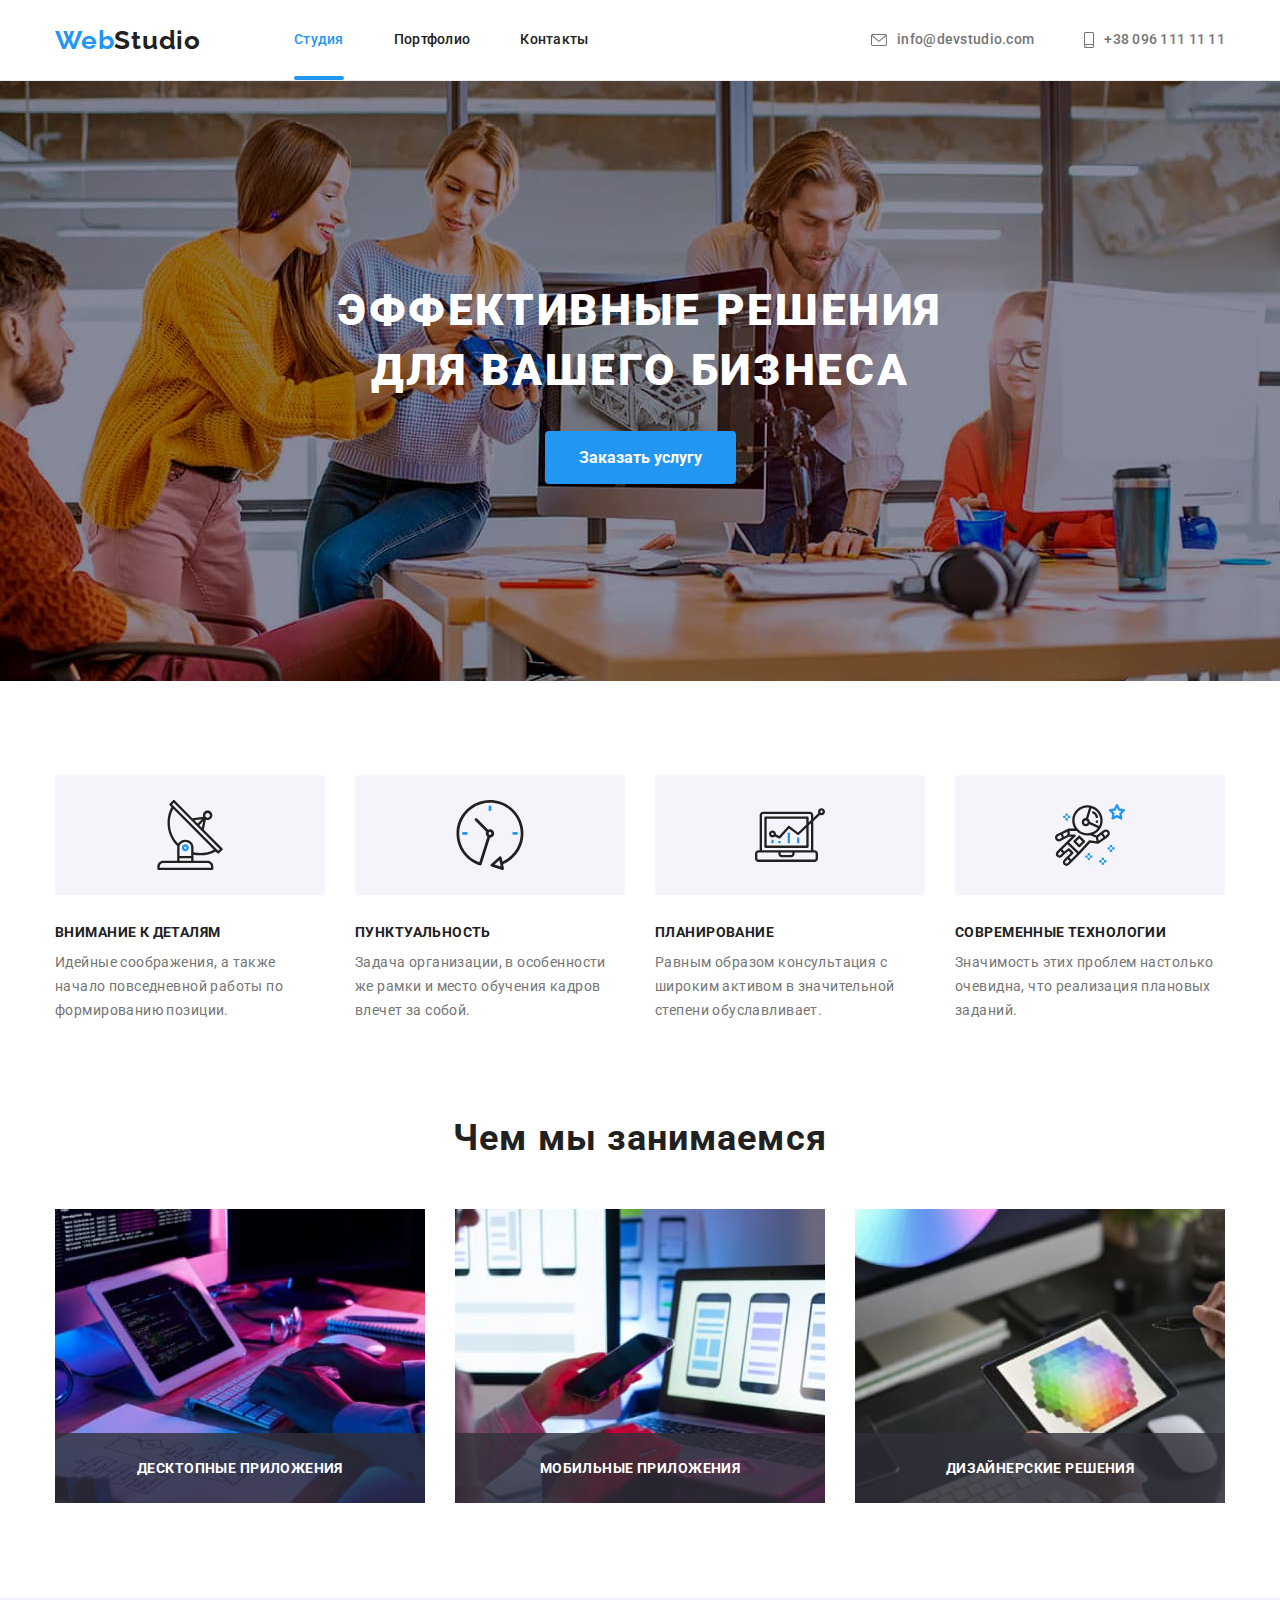
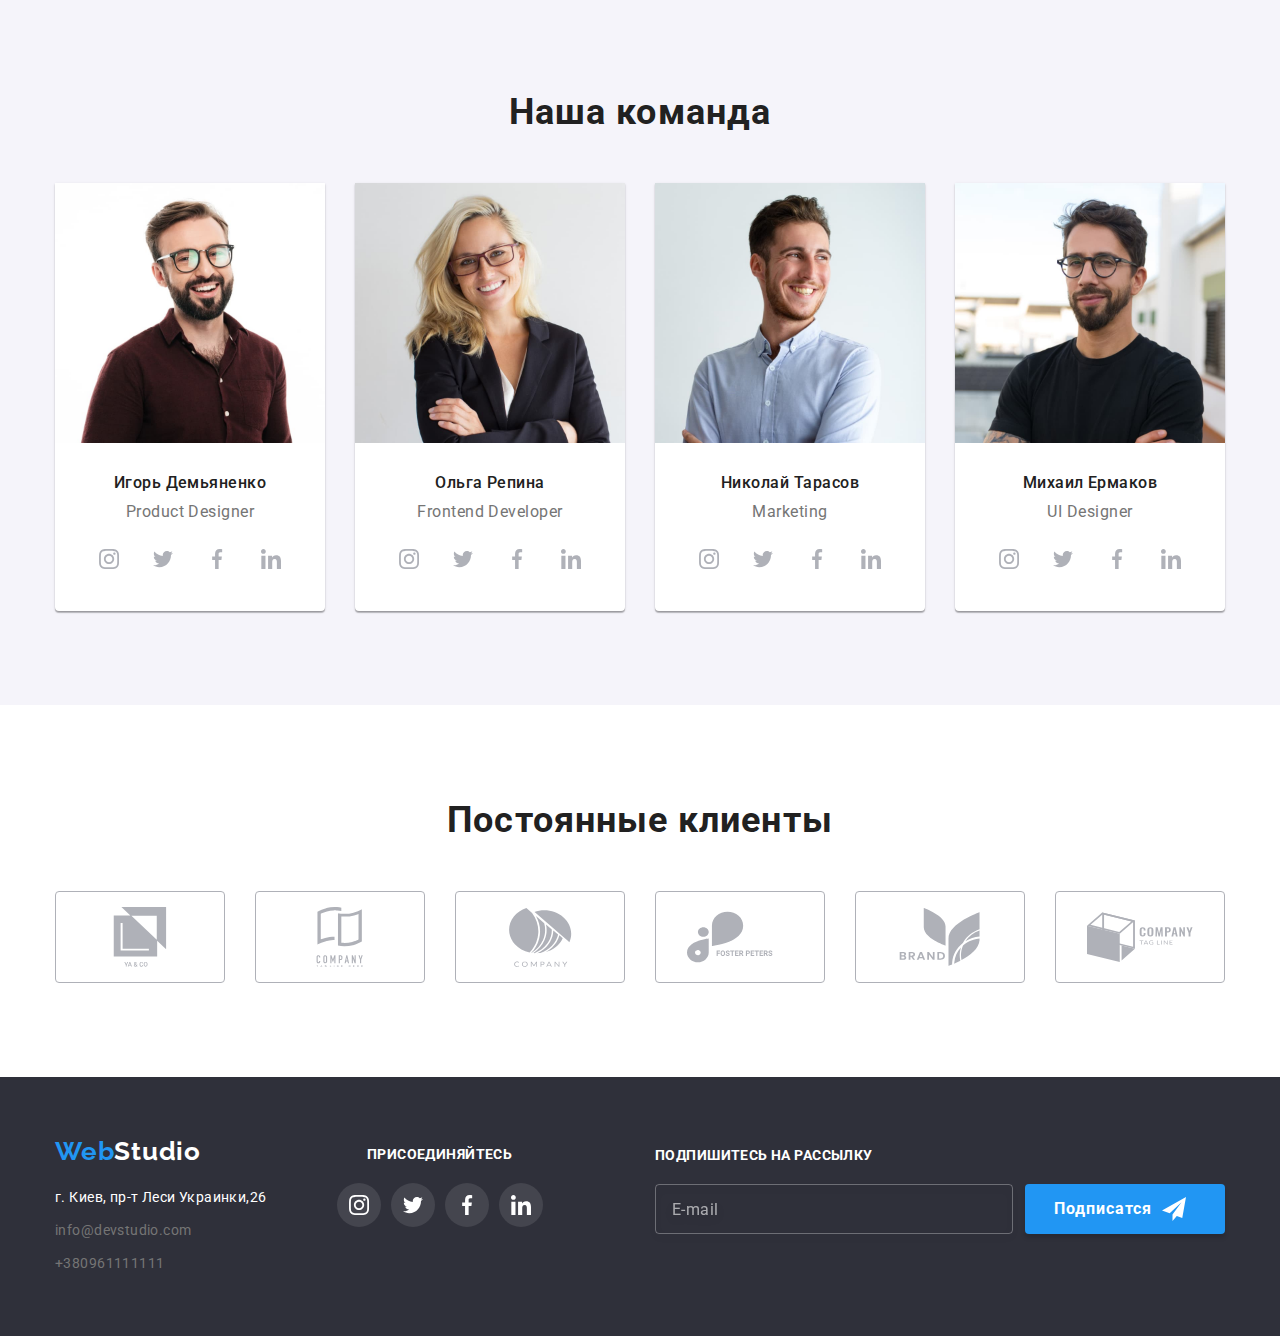
<file: index.html>
<!DOCTYPE html>
<html lang="ru">

<head>
    <meta charset="UTF-8">
    <meta http-equiv="X-UA-Compatible" content="IE=edge">
    <meta name="viewport" content="width=device-width, initial-scale=1.0">
    <title>Studio</title>
    <link
        href="https://fonts.googleapis.com/css2?family=Raleway:wght@700&family=Roboto:wght@400;500;700;900&display=swap"
        rel="stylesheet">
    <link rel="stylesheet" href="./css/main.min.css">

</head>

<body>
    <!-- Шапка -->
    <header class="header">
        <div class="header__content container">
            <a href="" class="logo">Web<span class="logo__main">Studio</span></a>
            <button type="button" aria-controls="menu-container" class="menu__button" data-menu-button>
                <svg width="24" height="24" aria-label="Переключатель мобільного меню" class="menu__icon">
                    <use class="icon__close" href="./images/icons.svg#close"></use>
                    <use class="icon__menu" href="./images/icons.svg#menu"></use>
                </svg>
            </button>
            <div class="mobile-container" id="menu-container" data-menu>
                <nav class="nav">
                    <ul class="nav__menu">
                        <li class="nav__item"><a href="" class="nav__link nav__link--activ">Студия</a></li>
                        <li class="nav__item"><a href="./portfolio.html" class="nav__link">Портфолио</a></li>
                        <li class="nav__item"><a href="" class="nav__link">Контакты</a></li>
                    </ul>
                </nav>
                <ul class="contact">
                    <li class="contact__item">
                        <a class="contact__link contact__link--size" href="tel:+380961111111">
                            <svg class="contact__icon" width="10" height="16">
                                <use href="./images/icons.svg#smartphone"></use>
                            </svg>
                            +38 096 111 11 11</a>
                    </li>
                    <li class="contact__item">
                        <a class="contact__link" href="mailto:info@devstudio.com">
                            <svg class="contact__icon" width="16" height="12">
                                <use href="./images/icons.svg#envelope"></use>
                            </svg>
                            info@devstudio.com</a>
                    </li>
                </ul>
                <ul class="mobile-soc">
                    <li class="mobile-soc__item"><a class="mobile-soc__link" href="">Instagram</a></li>
                    <li class="mobile-soc__item"><a class="mobile-soc__link" href="">Twitter</a></li>
                    <li class="mobile-soc__item"><a class="mobile-soc__link" href="">Facebook</a></li>
                    <li class="mobile-soc__item"><a class="mobile-soc__link" href="">LinkedIn</a></li>
                </ul>
            </div>
        </div>
    </header>
    <!-- Головний контент -->
    <main>
        <!-- Секція герой -->
        <section class="hero">
            <div class="container hero__container">
                <h1 class="hero__title">Эффективные решения для вашего бизнеса</h1>
                <button data-modal-open type="button" class="button">Заказать услугу</button>
            </div>
        </section>
        <!-- Наші переваги -->
        <section class="section">
            <div class="container">
                <!-- Скритий заголовок -->
                <h2 class="visually-hidden">Наши преимущества</h2>
                <ul class="advantage">
                    <li class="advantage__item">
                        <div class="icon__box">
                            <svg width="70" height="70">
                                <use href="./images/icons.svg#antenna-1"></use>
                            </svg>
                        </div>
                        <h3 class="advantage__title">Внимание к деталям</h3>
                        <p class="advantage__text">Идейные соображения, а также начало повседневной работы по
                            формированию
                            позиции.</p>
                    </li>
                    <li class="advantage__item">
                        <div class="icon__box">
                            <svg width="70" height="70">
                                <use href="./images/icons.svg#clock-1"></use>
                            </svg>
                        </div>
                        <h3 class="advantage__title">Пунктуальность</h3>
                        <p class="advantage__text">Задача организации, в особенности же рамки и место обучения кадров
                            влечет за собой.</p>
                    </li>
                    <li class="advantage__item">
                        <div class="icon__box">
                            <svg width="70" height="70">
                                <use href="./images/icons.svg#diagram-1"></use>
                            </svg>
                        </div>
                        <h3 class="advantage__title">Планирование</h3>
                        <p class="advantage__text">Равным образом консультация с широким активом в значительной степени
                            обуславливает.</p>
                    </li>
                    <li class="advantage__item">
                        <div class="icon__box">
                            <svg width="70" height="70">
                                <use href="./images/icons.svg#astronaut-1"></use>
                            </svg>
                        </div>
                        <h3 class="advantage__title">Современные технологии</h3>
                        <p class="advantage__text">Значимость этих проблем настолько очевидна, что реализация плановых
                            заданий.</p>
                    </li>
            </div>
            </ul>
        </section>
        <!-- Секція чим ми займаємось -->
        <section class="section section--no-pading-top section__hidden">
            <div class="container">
                <h2 class="section__title">Чем мы занимаемся</h2>
                <ul class="example">
                    <li class="example__item"><img src="./images/image1.jpg" alt="Фото програмирование" width="370">
                        <p class="example__content">Десктопные приложения</p>
                    </li>
                    <li class="example__item"><img src="./images/image2.jpg" alt="Фото верстка" width="370">
                        <p class="example__content">Мобильные приложения</p>
                    </li>
                    <li class="example__item"><img src="./images/image3.jpg" alt="Фото дизайн" width="370">
                        <p class="example__content">Дизайнерские решения</p>
                    </li>
                </ul>
            </div>
        </section>
        <!-- Секція наша команда -->
        <section class="section section--other-background">
            <div class="container">
                <h2 class="section__title team__section--tile">Наша команда</h2>
                <ul class="team">
                    <li class="team__item">
                        <img src="./images/IgorD.jpg" alt="Фото Игорь Демьяненко" width="270">
                        <div class="team__content">
                            <h3 class="team__title">Игорь Демьяненко</h3>
                            <p class="team__text">Product Designer</p>
                            <ul class="social">
                                <li class="social__item"><a class="social__link" href="https://www.instagram.com/"><svg
                                            class="icon" width="20" height="20">
                                            <use href="./images/icons.svg#instagram-1"></use>
                                        </svg></a></li>
                                <li class="social__item"><a class="social__link" href="https://twitter.com/"><svg
                                            width="20" height="20">
                                            <use href="./images/icons.svg#twitter-1"></use>
                                        </svg></a></li>
                                <li class="social__item"><a class="social__link" href="https://www.facebook.com/"><svg
                                            class="social-icon" width="20" height="20">
                                            <use href="./images/icons.svg#facebook-1"></use>
                                        </svg></a></li>
                                <li class="social__item"><a class="social__link" href="https://www.linkedin.com/"><svg
                                            class="social-icon" width="20" height="20">
                                            <use href="./images/icons.svg#linkedin-1"></use>
                                        </svg></a></li>
                            </ul>
                        </div>
                    </li>
                    <li class="team__item">
                        <img src="./images/OlgaR.jpg" alt="Фото Ольга Репина" width="270">
                        <div class="team__content">
                            <h3 class="team__title">Ольга Репина</h3>
                            <p class="team__text">Frontend Developer</p>
                            <ul class="social">
                                <li class="social__item"><a class="social__link" href="https://www.instagram.com/"><svg
                                            width="20" height="20">
                                            <use href="./images/icons.svg#instagram-1"></use>
                                        </svg></a></li>
                                <li class="social__item"><a class="social__link" href="https://twitter.com/"><svg
                                            width="20" height="20">
                                            <use href="./images/icons.svg#twitter-1"></use>
                                        </svg></a></li>
                                <li class="social__item"><a class="social__link" href="https://www.facebook.com/"><svg
                                            class="social-icon" width="20" height="20">
                                            <use href="./images/icons.svg#facebook-1"></use>
                                        </svg></a></li>
                                <li class="social__item"><a class="social__link" href="https://www.linkedin.com/"><svg
                                            class="social-icon" width="20" height="20">
                                            <use href="./images/icons.svg#linkedin-1"></use>
                                        </svg></a></li>
                            </ul>
                        </div>
                    </li>
                    <li class="team__item">
                        <img src="./images/NikolaiT.jpg" alt="Фото Николай Тарасов" width="270">
                        <div class="team__content">
                            <h3 class="team__title">Николай Тарасов</h3>
                            <p class="team__text">Marketing</p>
                            <ul class="social">
                                <li class="social__item"><a class="social__link" href="https://www.instagram.com/"><svg
                                            width="20" height="20">
                                            <use href="./images/icons.svg#instagram-1"></use>
                                        </svg></a></li>
                                <li class="social__item"><a class="social__link" href="https://twitter.com/"><svg
                                            width="20" height="20">
                                            <use href="./images/icons.svg#twitter-1"></use>
                                        </svg></a></li>
                                <li class="social__item"><a class="social__link" href="https://www.facebook.com/"><svg
                                            class="social-icon" width="20" height="20">
                                            <use href="./images/icons.svg#facebook-1"></use>
                                        </svg></a></li>
                                <li class="social__item"><a class="social__link" href="https://www.linkedin.com/"><svg
                                            class="social-icon" width="20" height="20">
                                            <use href="./images/icons.svg#linkedin-1"></use>
                                        </svg></a></li>
                            </ul>
                        </div>
                    </li>
                    <li class="team__item">
                        <img src="./images/MihailE.jpg" alt="Фото Михаил Ермаков" width="270">
                        <div class="team__content">
                            <h3 class="team__title">Михаил Ермаков</h3>
                            <p class="team__text">UI Designer</p>
                            <ul class="social">
                                <li class="social__item"><a class="social__link" href="https://www.instagram.com/"><svg
                                            width="20" height="20">
                                            <use href="./images/icons.svg#instagram-1"></use>
                                        </svg></a></li>
                                <li class="social__item"><a class="social__link" href="https://twitter.com/"><svg
                                            width="20" height="20">
                                            <use href="./images/icons.svg#twitter-1"></use>
                                        </svg></a></li>
                                <li class="social__item"><a class="social__link" href="https://www.facebook.com/"><svg
                                            width="20" height="20">
                                            <use href="./images/icons.svg#facebook-1"></use>
                                        </svg></a></li>
                                <li class="social__item"><a class="social__link" href="https://www.linkedin.com/"><svg
                                            width="20" height="20">
                                            <use href="./images/icons.svg#linkedin-1"></use>
                                        </svg></a></li>
                            </ul>
                        </div>
                    </li>
                </ul>
            </div>
        </section>
        <section class="section">
            <div class="container">
                <h2 class="section__title clients__title">Постоянные клиенты</h2>
                <ul class="clients">
                    <li class="clients__item"><a class="clients__link" href=""><svg width="106" height="60">
                                <use href="./images/icons.svg#groupclient1"></use>
                            </svg></a></li>
                    <li class="clients__item"><a class="clients__link" href=""><svg width="106" height="60">
                                <use href="./images/icons.svg#groupclient2"></use>
                            </svg></a></li>
                    <li class="clients__item"><a class="clients__link" href=""><svg width="106" height="60">
                                <use href="./images/icons.svg#groupclient3"></use>
                            </svg></a></li>
                    <li class="clients__item"><a class="clients__link" href=""><svg width="106" height="60">
                                <use href="./images/icons.svg#groupclient4"></use>
                            </svg></a></li>
                    <li class="clients__item"><a class="clients__link" href=""><svg width="106" height="60">
                                <use href="./images/icons.svg#groupclient5"></use>
                            </svg></a></li>
                    <li class="clients__item"><a class="clients__link" href=""><svg width="106" height="60">
                                <use href="./images/icons.svg#groupclient6"></use>
                            </svg></a></li>
                </ul>
            </div>
        </section>
    </main>
    <!-- Футер -->
    <footer class="footer">
        <div class="container footer__cont">
            <div class="footer__wrap">
                <div class="footer__container">
                    <a href="" class="logo">Web<span class="logo__invers">Studio</span></a>
                    <address class="address">
                        <ul class="address__elements">
                            <li class="address__item"><a class="location"
                                    href="https://goo.gl/maps/roj1J16egUHg8AvV6">г.
                                    Киев, пр-т Леси Украинки,26</a>
                            </li>
                            <li class="address__item"><a href="maaito:info@devstudio.com"
                                    class="contact-link-foot">info@devstudio.com</a>
                            </li>
                            <li class="address__item"><a href="tel:+380961111111"
                                    class="contact-link-foot">+380961111111</a></li>
                        </ul>
                    </address>
                </div>
                <div class="footer__social">
                    <p class="social__title">присоединяйтесь</p>
                    <ul class="social">
                        <li class="social__item"><a class="social__link social__link--footer"
                                href="https://www.instagram.com/"><svg class="icon" width="20" height="20">
                                    <use href="./images/icons.svg#instagram-1"></use>
                                </svg></a></li>
                        <li class="social__item"><a class="social__link social__link--footer"
                                href="https://twitter.com/"><svg width="20" height="20">
                                    <use href="./images/icons.svg#twitter-1"></use>
                                </svg></a></li>
                        <li class="social__item"><a class="social__link social__link--footer"
                                href="https://www.facebook.com/"><svg class="social-icon" width="20" height="20">
                                    <use href="./images/icons.svg#facebook-1"></use>
                                </svg></a></li>
                        <li class="social__item"><a class="social__link social__link--footer"
                                href="https://www.linkedin.com/"><svg class="social-icon" width="20" height="20">
                                    <use href="./images/icons.svg#linkedin-1"></use>
                                </svg></a></li>
                    </ul>
                </div>
            </div>
            <div class="footer__subscribe">
                <p class="subscribe-form__title">Подпишитесь на рассылку</p>
                <form class="subscribe-form" name="subscribe">
                    <label>
                        <input class="subscribe__input" type="email" name="subscribe" placeholder="E-mail">
                    </label>
                    <button class="button__footer" type="submit">Подписатся<svg class="button__footer--icon" width="24"
                            height="24">
                            <use href="./images/icons.svg#icon-send-form"></use>
                        </svg> </button>
                </form>
            </div>
        </div>
    </footer>
    <!-- Модальне вікно -->

    <div class="backdrop is-hidden " data-modal>
        <div class="container modal-container ">
            <div class="modal  ">
                <form class="form" action="#" name="contact-form" autocomplete="on">
                    <p class="modal__title">Оставьте свои данные, мы вам перезвоним</p>
                    <ul>
                        <li class="form__item">
                            <label class="form__cont" for="name">Имя</label>
                            <div class="form__icon--position">
                                <input class="form__input" type="name" id="name">
                                <svg class="form__icon" width="18" height="18">
                                    <use href="./images/icons.svg#person-black-form"></use>
                                </svg>
                            </div>
                        </li>
                        <li class="form__item">
                            <label class="form__cont" for="phone">Телефон</label>
                            <div class="form__icon--position">
                                <input class="form__input" type="tel" name="phone_number" id="phone">
                                <svg class="form__icon" width="18" height="18">
                                    <use href="./images/icons.svg#phone-black-form"></use>
                                </svg>
                            </div>
                        </li>
                        <li class="form__item">
                            <label class="form__cont" for="mail">Почта</label>
                            <div class="form__icon--position">
                                <input class="form__input" type="email" name="email" id="mail">
                                <svg class="form__icon" width="18" height="18">
                                    <use href="./images/icons.svg#email-form"></use>
                                </svg>
                            </div>
                        </li>
                        <li class="form__item">
                            <label class="form__cont" for="textarea">Комментарий</label>
                            <textarea class="form__textarea" name="textarea" id="textarea" cols="30" rows="5"
                                placeholder="Введите текст"></textarea>
                        </li>
                    </ul>
                    <label class="checkbox" for="agree">
                        <input class="checkbox__input" type="checkbox" name="agree-with" id="agree">
                        <span class="checkbox__icon"></span>
                        <span>Соглашаюсь с рассылкой и принимаю<a class="checkbox__agriment" href="">Условия
                                договора</a></span>
                    </label>
                    <button class="button form__button" type="submit">Отправить</button>
                </form>
                <button data-modal-close class="modal__close">
                    <svg width="18" height="18">
                        <use href="./images/icons.svg#close-btn"></use>
                    </svg>
                </button>
            </div>
        </div>
    </div>
    <script src="./js/modal.js"></script>
    <script src="./js/mobile-menu.js"></script>
</body>

</html>
</file>
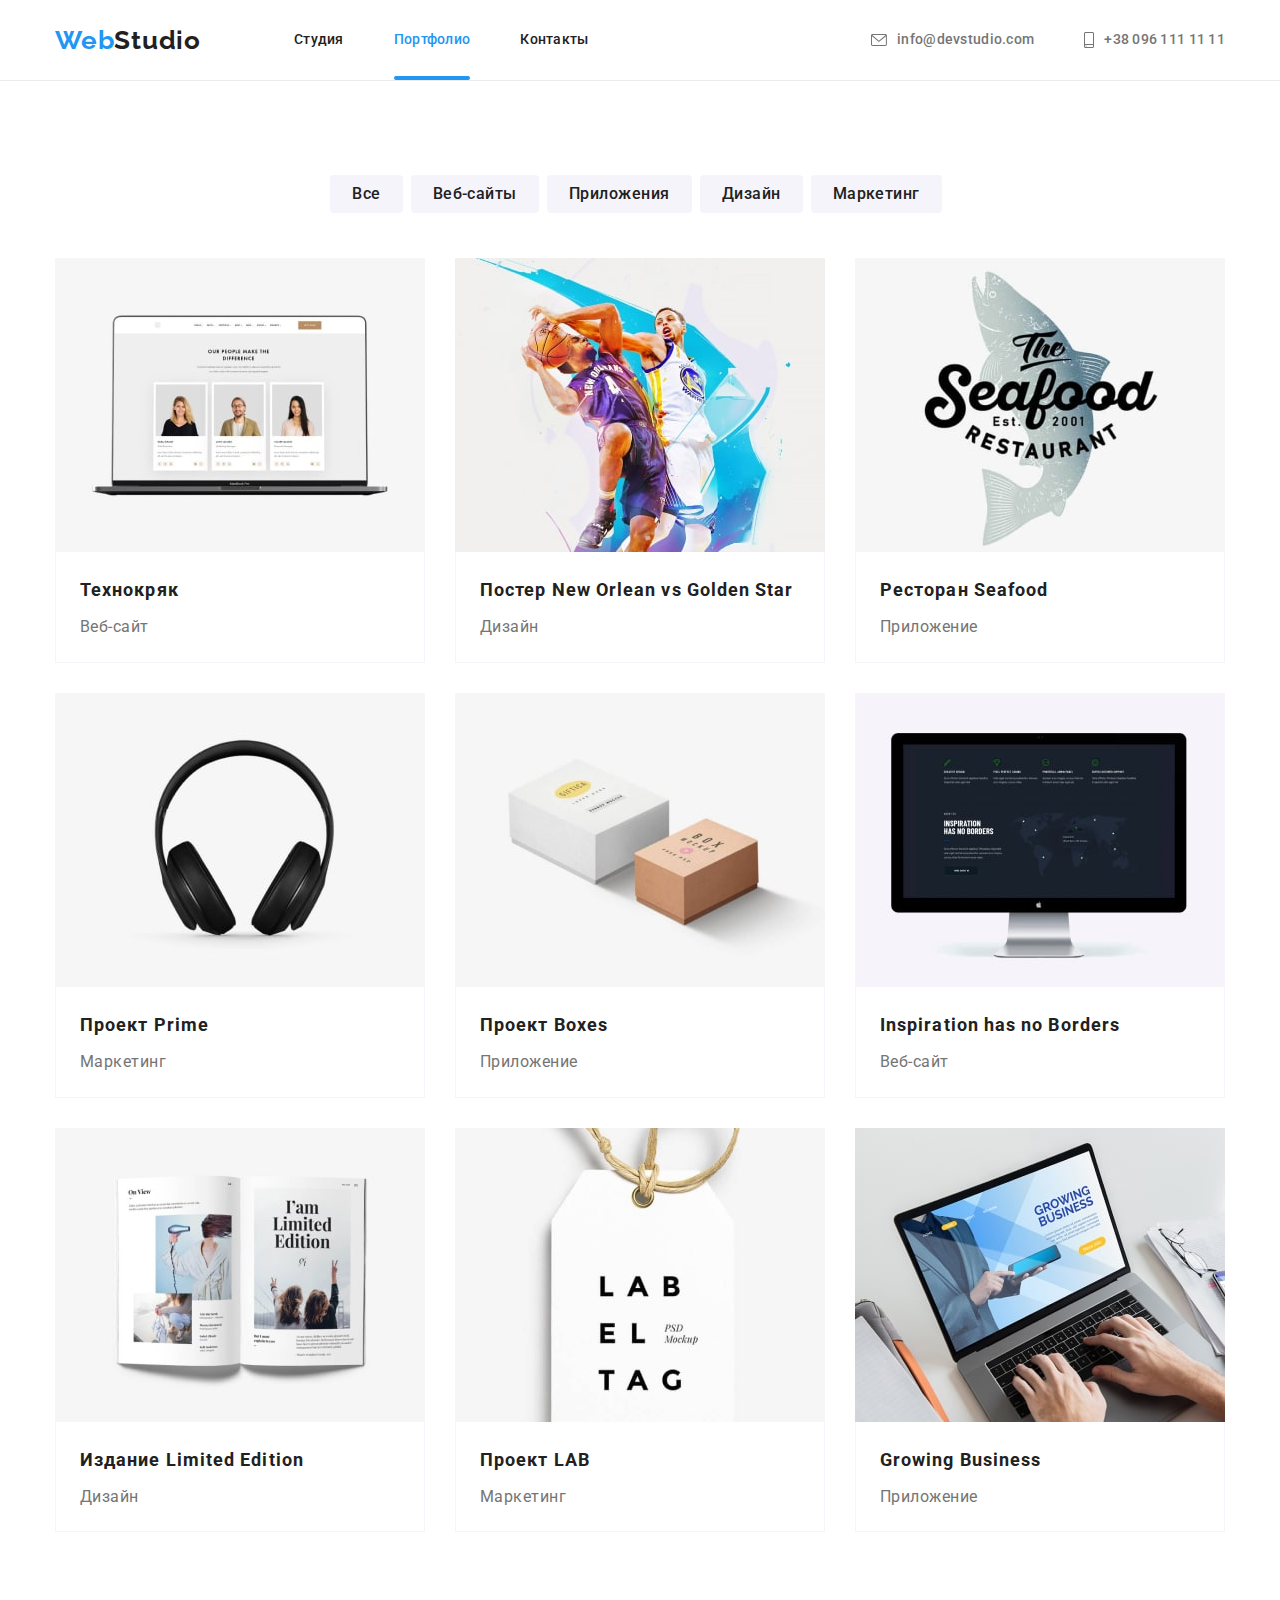
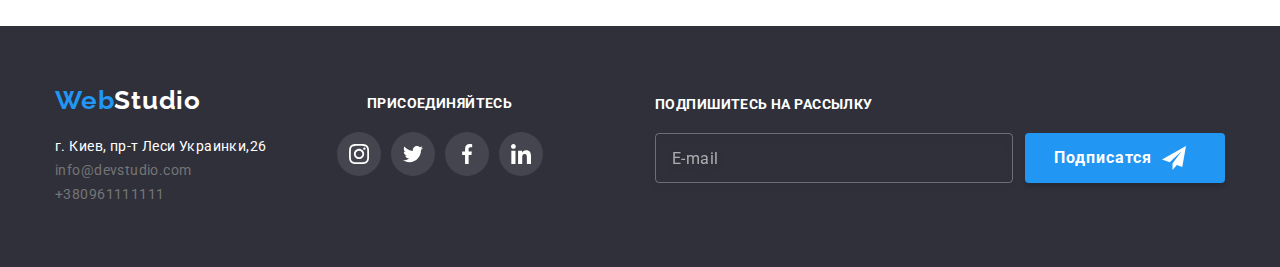
<file: portfolio.html>
<!DOCTYPE html>
<html lang="ru">

<head>
    <meta charset="UTF-8">
    <meta http-equiv="X-UA-Compatible" content="IE=edge">
    <meta name="viewport" content="width=device-width, initial-scale=1.0">
    <title>Portfolio</title>
    <link
        href="https://fonts.googleapis.com/css2?family=Raleway:wght@700&family=Roboto:wght@400;500;700;900&display=swap"
        rel="stylesheet">
    <link rel="stylesheet" href="./css/main.min.css">
</head>

<body>
    <!-- Шапка -->
    <header class="header">
        <div class="header__content container">
            <a href="" class="logo">Web<span class="logo__main">Studio</span></a>
            <button type="button" aria-controls="menu-container" class="menu__button" data-menu-button>
                <svg width="24" height="24" aria-label="Переключатель мобільного меню" class="menu__icon">
                    <use class="icon__close" href="./images/icons.svg#close"></use>
                    <use class="icon__menu" href="./images/icons.svg#menu"></use>
                </svg>
            </button>
            <div class="mobile-container" id="menu-container" data-menu>
                <nav class="nav">
                    <ul class="nav__menu">
                        <li class="nav__item"><a href="./index.html" class="nav__link">Студия</a></li>
                        <li class="nav__item"><a href="" class="nav__link  nav__link--activ ">Портфолио</a></li>
                        <li class="nav__item"><a href="" class="nav__link ">Контакты</a></li>
                    </ul>
                </nav>
                <ul class="contact">
                    <li class="contact__item">
                        <a class="contact__link contact__link--size" href="tel:+380961111111">
                            <svg class="contact__icon" width="10" height="16">
                                <use href="./images/icons.svg#smartphone"></use>
                            </svg>
                            +38 096 111 11 11</a>
                    </li>
                    <li class="contact__item">
                        <a class="contact__link" href="mailto:info@devstudio.com">
                            <svg class="contact__icon" width="16" height="12">
                                <use href="./images/icons.svg#envelope"></use>
                            </svg>
                            info@devstudio.com</a>
                    </li>
                </ul>
                <ul class="mobile-soc">
                    <li class="mobile-soc__item"><a class="mobile-soc__link" href="">Instagram</a></li>
                    <li class="mobile-soc__item"><a class="mobile-soc__link" href="">Twitter</a></li>
                    <li class="mobile-soc__item"><a class="mobile-soc__link" href="">Facebook</a></li>
                    <li class="mobile-soc__item"><a class="mobile-soc__link" href="">LinkedIn</a></li>
                </ul>
            </div>
        </div>
    </header>

    <!-- Головний контент -->
    <main>
        <!-- секція приклади наших робіт -->
        <section class="section">
            <div class="container">
                <!-- Скритий заголовок -->
                <h1 class="visually-hidden">Наші роботи</h1>
                <!-- фільтр прикладів робіт -->
                <ul class="button-list">
                    <li class="button-list__item"><button type="button" class="button-list__radio">Все</button></li>
                    <li class="button-list__item"><button type="button" class="button-list__radio">Веб-сайты</button>
                    </li>
                    <li class="button-list__item"><button type="button" class="button-list__radio">Приложения</button>
                    </li>
                    <li class="button-list__item"><button type="button" class="button-list__radio">Дизайн</button></li>
                    <li class="button-list__item"><button type="button" class="button-list__radio">Маркетинг</button>
                    </li>
                </ul>
                <ul class="card-set ">
                    <li class="card-set__item">
                        <a class="card-set__link" href="">
                            <div class="product-thumb">
                                <picture>
                                    <source srcset="./images/portfolio__card/desk/imgp1_d2x-min.jpg 2x,
                                    ./images/portfolio__card/desk/imgp1_d-min.jpg 1x"
                                    media="(min-width: 1200px)" />
                                   <source srcset="./images/portfolio__card/tab/imgp1_t2x-min.jpg 2x,
                                   ./images/portfolio__card/tab/imgp1_t-min.jpg 1x"
                                    media="(min-width: 768px)" />
                                   <source srcset="./images/portfolio__card/mob/imgp1_m2x-min.jpg 2x,
                                   ./images/portfolio__card/mob/imgp1_m-min.jpg 1x"
                                    media="(min-width: 480px)" />
                                    <img src="./images/portfolio__card/mob/imgp1_m-min.jpg" alt="Ноутбук">
                                </picture>
                                <div class="owerlay-text">Ресурс предлагает комплексные предложения с разным уровнем
                                    функционала и сервисов. Все это позволит посетителю получить
                                    исчерпывающие сведения о компании или частном лице. </div>
                            </div>
                            <div class="card">
                                <h2 class="card__title">Технокряк</h2>
                                <p class="card__text">Веб-сайт</p>
                            </div>
                        </a>
                    </li>
                    <li class="card-set__item">
                        <a class="card-set__link" href="">
                            <div class="product-thumb">
                                <picture>
                                    <source srcset="./images/portfolio__card/desk/imgp2_d2x-min.jpg 2x,
                                    ./images/portfolio__card/desk/imgp2_d-min.jpg 1x"
                                    media="(min-width: 1200px)" />
                                   <source srcset="./images/portfolio__card/tab/imgp2_t2x-min.jpg 2x,
                                   ./images/portfolio__card/tab/imgp2_t-min.jpg 1x"
                                    media="(min-width: 768px)" />
                                   <source srcset="./images/portfolio__card/mob/imgp2_m2x-min.jpg 2x,
                                   ./images/portfolio__card/mob/imgp2_m-min.jpg 1x"
                                    media="(min-width: 480px)" />
                                    <img src="./images/portfolio__card/mob/imgp2_m-min.jpg" alt="Баскетболист">
                                </picture>
                                <div class="owerlay-text">Ресурс предлагает комплексные предложения с разным уровнем
                                    функционала и сервисов. Все это
                                    позволит посетителю получить
                                    исчерпывающие сведения о компании или частном лице. </div>
                            </div>
                            <div class="card">
                                <h2 class="card__title" lang="en">Постер New Orlean vs Golden Star</h2>
                                <p class="card__text">Дизайн</p>
                            </div>
                        </a>
                    </li>
                    <li class="card-set__item">
                        <a class="card-set__link" href="">
                            <div class="product-thumb">
                                <picture>
                                    <source srcset="./images/portfolio__card/desk/imgp3_d2x-min.jpg 2x,
                                    ./images/portfolio__card/desk/imgp3_d-min.jpg 1x"
                                    media="(min-width: 1200px)" />
                                   <source srcset="./images/portfolio__card/tab/imgp3_t2x-min.jpg 2x,
                                   ./images/portfolio__card/tab/imgp3_t-min.jpg 1x"
                                    media="(min-width: 768px)" />
                                   <source srcset="./images/portfolio__card/mob/imgp3_m2x-min.jpg 2x,
                                   ./images/portfolio__card/mob/imgp3_m-min.jpg 1x"
                                    media="(min-width: 480px)" />
                                    <img src="./images/portfolio__card/mob/imgp3_m-min.jpg" alt="Рекламний постер">
                                </picture>
                                <div class="owerlay-text">Ресурс предлагает комплексные предложения с разным уровнем
                                    функционала и сервисов. Все это
                                    позволит посетителю получить
                                    исчерпывающие сведения о компании или частном лице. </div>
                            </div>
                            <div class="card">
                                <h2 class="card__title" lang="en">Ресторан Seafood</h2>
                                <p class="card__text">Приложение</p>
                            </div>
                        </a>
                    </li>
                    <li class="card-set__item">
                        <a class="card-set__link" href="">
                            <div class="product-thumb">
                                <picture>
                                    <source srcset="./images/portfolio__card/desk/imgp4_d2x-min.jpg 2x,
                                    ./images/portfolio__card/desk/imgp4_d-min.jpg 1x"
                                    media="(min-width: 1200px)" />
                                   <source srcset="./images/portfolio__card/tab/imgp4_t2x-min.jpg 2x,
                                   ./images/portfolio__card/tab/imgp4_t-min.jpg 1x"
                                    media="(min-width: 768px)" />
                                   <source srcset="./images/portfolio__card/mob/imgp4_m2x-min.jpg 2x,
                                   ./images/portfolio__card/mob/imgp4_m-min.jpg 1x"
                                    media="(min-width: 480px)" />
                                    <img src="./images/portfolio__card/mob/imgp4_m-min.jpg" alt="Навушники">
                                </picture>
                                <div class="owerlay-text">Ресурс предлагает комплексные предложения с разным уровнем
                                    функционала и сервисов. Все это
                                    позволит посетителю получить
                                    исчерпывающие сведения о компании или частном лице. </div>
                            </div>
                            <div class="card">
                                <h2 class="card__title" lang="en">Проект Prime</h2>
                                <p class="card__text">Маркетинг</p>
                            </div>
                        </a>
                    </li>
                    <li class="card-set__item">
                        <a class="card-set__link" href="">
                            <div class="product-thumb">
                                <picture>
                                    <source srcset="./images/portfolio__card/desk/imgp5_d2x-min.jpg 2x,
                                    ./images/portfolio__card/desk/imgp5_d-min.jpg 1x"
                                    media="(min-width: 1200px)" />
                                   <source srcset="./images/portfolio__card/tab/imgp5_t2x-min.jpg 2x,
                                   ./images/portfolio__card/tab/imgp5_t-min.jpg 1x"
                                    media="(min-width: 768px)" />
                                   <source srcset="./images/portfolio__card/mob/imgp5_m2x-min.jpg 2x,
                                   ./images/portfolio__card/mob/imgp5_m-min.jpg 1x"
                                    media="(min-width: 480px)" />
                                    <img src="./images/portfolio__card/mob/imgp5_m-min.jpg" alt="Доставка">
                                </picture>
                                <div class="owerlay-text">Ресурс предлагает комплексные предложения с разным уровнем
                                    функционала и сервисов. Все это
                                    позволит посетителю получить
                                    исчерпывающие сведения о компании или частном лице. </div>
                            </div>
                            <div class="card">
                                <h2 class="card__title" lang="en">Проект Boxes</h2>
                                <p class="card__text">Приложение</p>
                            </div>
                        </a>
                    </li>
                    <li class="card-set__item">
                        <a class="card-set__link" href="">
                            <div class="product-thumb">
                                <picture>
                                    <source srcset="./images/portfolio__card/desk/imgp6_d2x-min.jpg 2x,
                                    ./images/portfolio__card/desk/imgp6_d-min.jpg 1x"
                                    media="(min-width: 1200px)" />
                                   <source srcset="./images/portfolio__card/tab/imgp6_t2x-min.jpg 2x,
                                   ./images/portfolio__card/tab/imgp6_t-min.jpg 1x"
                                    media="(min-width: 768px)" />
                                   <source srcset="./images/portfolio__card/mob/imgp6_m2x-min.jpg 2x,
                                   ./images/portfolio__card/mob/imgp6m-min.jpg 1x"
                                    media="(min-width: 480px)" />
                                    <img src="./images/portfolio__card/mob/imgp6m-min.jpg" alt="Мак">
                                </picture>
                                <div class="owerlay-text">Ресурс предлагает комплексные предложения с разным уровнем
                                    функционала и сервисов. Все это
                                    позволит посетителю получить
                                    исчерпывающие сведения о компании или частном лице. </div>
                            </div>
                            <div class="card">
                                <h2 class="card__title" lang="en">Inspiration has no Borders</h2>
                                <p class="card__text">Веб-сайт</p>
                            </div>
                        </a>
                    </li>
                    <li class="card-set__item">
                        <a class="card-set__link" href="">
                            <div class="product-thumb">
                                <picture>
                                    <source srcset="./images/portfolio__card/desk/imgp7_d2x-min.jpg 2x,
                                    ./images/portfolio__card/desk/imgp7_d-min.jpg 1x"
                                    media="(min-width: 1200px)" />
                                   <source srcset="./images/portfolio__card/tab/imgp7_t2x-min.jpg 2x,
                                   ./images/portfolio__card/tab/imgp7_t-min.jpg 1x"
                                    media="(min-width: 768px)" />
                                   <source srcset="./images/portfolio__card/mob/imgp7_m2x-min.jpg 2x,
                                   ./images/portfolio__card/mob/imgp7_m-min.jpg 1x"
                                    media="(min-width: 480px)" />
                                    <img src="./images/portfolio__card/mob/imgp7_m-min.jpg" alt="Журнал" >
                                </picture>
                                <div class="owerlay-text">Ресурс предлагает комплексные предложения с разным уровнем
                                    функционала и сервисов. Все это
                                    позволит посетителю получить
                                    исчерпывающие сведения о компании или частном лице. </div>
                            </div>
                            <div class="card">
                                <h2 class="card__title" lang="en">Издание Limited Edition</h2>
                                <p class="card__text">Дизайн</p>
                            </div>
                        </a>
                    </li>
                    <li class="card-set__item">
                        <a class="card-set__link" href="">
                            <div class="product-thumb">
                                <picture>
                                    <source srcset="./images/portfolio__card/desk/imgp8_d2x-min.jpg 2x,
                                    ./images/portfolio__card/desk/imgp8_d-min.jpg 1x"
                                    media="(min-width: 1200px)" />
                                   <source srcset="./images/portfolio__card/tab/imgp8_t2x-min.jpg 2x,
                                   ./images/portfolio__card/tab/imgp8_t-min.jpg 1x"
                                    media="(min-width: 768px)" />
                                   <source srcset="./images/portfolio__card/mob/imgp8_m2x-min.jpg 2x,
                                   ./images/portfolio__card/mob/imgp_8m-min.jpg 1x"
                                    media="(min-width: 480px)" />
                                    <img src="./images/portfolio__card/mob/imgp_8m-min.jpg" alt="Лейба" >
                                </picture>
                                <div class="owerlay-text">Ресурс предлагает комплексные предложения с разным уровнем
                                    функционала и сервисов. Все это
                                    позволит посетителю получить
                                    исчерпывающие сведения о компании или частном лице. </div>
                            </div>
                            <div class="card">
                                <h2 class="card__title" lang="en">Проект LAB</h2>
                                <p class="card__text">Маркетинг</p>
                            </div>
                        </a>
                    </li>
                    <li class="card-set__item">
                        <a class="card-set__link" href="">
                            <div class="product-thumb">
                                <picture>
                                    <source srcset="./images/portfolio__card/desk/imgp9_d2x-min.jpg 2x,
                                    ./images/portfolio__card/desk/imgp9_d-min.jpg 1x"
                                    media="(min-width: 1200px)" />
                                   <source srcset="./images/portfolio__card/tab/imgp9_t2x-min.jpg 2x,
                                   ./images/portfolio__card/tab/imgp9_t-min.jpg 1x"
                                    media="(min-width: 768px)" />
                                   <source srcset="./images/portfolio__card/mob/imgp9_m2x-min.jpg 2x,
                                   ./images/portfolio__card/mob/imgp9_m-min.jpg 1x"
                                    media="(min-width: 480px)" />
                                    <img src="./images/portfolio__card/mob/imgp9_m-min.jpg" alt="Сайт">
                                </picture>
                                <div class="product-thumb owerlay-text">Ресурс предлагает комплексные предложения с
                                    разным уровнем
                                    функционала и сервисов. Все это
                                    позволит посетителю получить
                                    исчерпывающие сведения о компании или частном лице. </div>
                            </div>
                            <div class="card">
                                <h2 class="card__title" lang="en">Growing Business</h2>
                                <p class="card__text">Приложение</p>
                            </div>
                        </a>
                    </li>
                </ul>
            </div>
        </section>
    </main>
    <!-- Футер -->
    <footer class="footer">
        <div class="container footer__cont">
            <div class="footer__wrap">
                <div class="footer__container">
                    <a href="" class="logo">Web<span class="logo__invers">Studio</span></a>
                    <address class="address">
                        <ul>
                            <li><a href="https://goo.gl/maps/roj1J16egUHg8AvV6" class="location">г. Киев, пр-т Леси
                                    Украинки,26</a>
                            </li>
                            <li class="contact-footer"><a href="maaito:info@devstudio.com"
                                    class="contact-link-foot">info@devstudio.com</a>
                            </li>
                            <li class="contact-footer"><a href="tel:+380961111111"
                                    class="contact-link-foot">+380961111111</a></li>
                        </ul>
                    </address>
                </div>
                <div class="footer__social">
                    <p class="social__title">присоединяйтесь</p>
                    <ul class="social">
                        <li class="social__item"><a class="social__link social__link--footer"
                                href="https://www.instagram.com/"><svg class="icon" width="20" height="20">
                                    <use href="./images/icons.svg#instagram-1"></use>
                                </svg></a></li>
                        <li class="social__item"><a class="social__link social__link--footer"
                                href="https://twitter.com/"><svg width="20" height="20">
                                    <use href="./images/icons.svg#twitter-1"></use>
                                </svg></a></li>
                        <li class="social__item"><a class="social__link social__link--footer"
                                href="https://www.facebook.com/"><svg class="social-icon" width="20" height="20">
                                    <use href="./images/icons.svg#facebook-1"></use>
                                </svg></a></li>
                        <li class="social__item"><a class="social__link social__link--footer"
                                href="https://www.linkedin.com/"><svg class="social-icon" width="20" height="20">
                                    <use href="./images/icons.svg#linkedin-1"></use>
                                </svg></a></li>
                    </ul>
                </div>
            </div>
            <div class="footer__subscribe">
                <p class="subscribe-form__title">Подпишитесь на рассылку</p>
                <form class="subscribe-form" name="subscribe">
                    <label>
                        <input class="subscribe__input" type="email" name="subscribe" placeholder="E-mail">
                    </label>
                    <button class="button__footer" type="submit">Подписатся<svg class="button__footer--icon" width="24"
                            height="24">
                            <use href="./images/icons.svg#icon-send-form"></use>
                        </svg> </button>
                </form>
            </div>
        </div>
    </footer>
    <script src="./js/mobile-menu.js"></script>
</body>

</html>
</file>
<file: css/main.min.css>
:root{--main-background-color: #ffffff;--second-background-color: #f5f4fa;--third-background-color: #2f303a;--primary-text-color: #212121;--second-text-color: #757575;--accent-color: #2196f3;--primary-btn-hover-color: #188ce8;--third-text-color: #ffffff;--margin-pic: 30px;--icon-color: #afb1b8;--timing-function: cubic-bezier(0.4, 0, 0.2, 1);--time-effect: 250ms}*,*::before,*::after{-webkit-box-sizing:inherit;box-sizing:inherit}h1,h2,h3,h4,h5,p{margin:0}img{display:block;max-width:100%;height:auto}html{-webkit-box-sizing:border-box;box-sizing:border-box}ul{margin:0;padding:0;list-style:none}a{text-decoration:none}.visually-hidden{position:absolute;width:1px;height:1px;margin:-1px;border:0;padding:0;white-space:nowrap;-webkit-clip-path:inset(100%);clip-path:inset(100%);clip:rect(0 0 0 0);overflow:hidden}/*! modern-normalize v0.6.0 | MIT License | https://github.com/sindresorhus/modern-normalize */*,*::before,*::after{-webkit-box-sizing:border-box;box-sizing:border-box}:root{-moz-tab-size:4;-o-tab-size:4;tab-size:4}html{line-height:1.15;-webkit-text-size-adjust:100%;overflow-x:hidden}body{margin:0;overflow-x:hidden}body{font-family:system-ui,-apple-system,"Segoe UI",Roboto,Helvetica,Arial,sans-serif,"Apple Color Emoji","Segoe UI Emoji"}hr{height:0}abbr[title]{-webkit-text-decoration:underline dotted;text-decoration:underline dotted}b,strong{font-weight:bolder}code,kbd,samp,pre{font-family:SFMono-Regular,Consolas,"Liberation Mono",Menlo,monospace;font-size:1em}small{font-size:80%}sub,sup{font-size:75%;line-height:0;position:relative;vertical-align:baseline}sub{bottom:-0.25em}sup{top:-0.5em}button,input,optgroup,select,textarea{font-family:inherit;font-size:100%;line-height:1.15;margin:0}button,select{text-transform:none}button,[type=button],[type=reset],[type=submit]{-webkit-appearance:button}button::-moz-focus-inner,[type=button]::-moz-focus-inner,[type=reset]::-moz-focus-inner,[type=submit]::-moz-focus-inner{border-style:none;padding:0}button:-moz-focusring,[type=button]:-moz-focusring,[type=reset]:-moz-focusring,[type=submit]:-moz-focusring{outline:1px dotted ButtonText}fieldset{padding:.35em .75em .625em}legend{padding:0}progress{vertical-align:baseline}[type=number]::-webkit-inner-spin-button,[type=number]::-webkit-outer-spin-button{height:auto}[type=search]{-webkit-appearance:textfield;outline-offset:-2px}[type=search]::-webkit-search-decoration{-webkit-appearance:none}::-webkit-file-upload-button{-webkit-appearance:button;font:inherit}summary{display:list-item}.container{padding-right:15px;padding-left:15px;margin-left:auto;margin-right:auto}@media screen and (min-width: 480px){.container{width:480px}}@media screen and (min-width: 768px){.container{width:768px}}@media screen and (min-width: 1200px){.container{width:1200px}}body{color:#212121;background-color:#fff;font-family:Roboto,sans-serif}.section{padding-top:60px;padding-bottom:60px}@media screen and (min-width: 1200px){.section{padding-top:94px;padding-bottom:94px}}.section__title{margin:0;color:var(--primary-text-color);font-weight:700;letter-spacing:.03em;text-align:center;font-size:28px;line-height:1.18}@media screen and (min-width: 1200px){.section__title{font-size:36px;line-height:1.17}}.section--other-background{background-color:var(--second-background-color)}.team__section--tile{margin-bottom:30px}@media screen and (min-width: 1200px){.team__section--tile{margin-bottom:50px}}@media screen and (min-width: 768px){.team{display:-webkit-box;display:-ms-flexbox;display:flex;-ms-flex-wrap:wrap;flex-wrap:wrap;margin:-15px}}.team__item{background-color:var(--main-background-color);border-radius:0px 0px 4px 4px;-webkit-box-shadow:0px 1px 3px rgba(0,0,0,.12),0px 1px 1px rgba(0,0,0,.14),0px 2px 1px rgba(0,0,0,.2);box-shadow:0px 1px 3px rgba(0,0,0,.12),0px 1px 1px rgba(0,0,0,.14),0px 2px 1px rgba(0,0,0,.2);-webkit-transition:background-color 250ms var(--timing-function),color 250ms var(--timing-function),-webkit-box-shadow 250ms var(--timing-function);transition:background-color 250ms var(--timing-function),color 250ms var(--timing-function),-webkit-box-shadow 250ms var(--timing-function);transition:background-color 250ms var(--timing-function),color 250ms var(--timing-function),box-shadow 250ms var(--timing-function);transition:background-color 250ms var(--timing-function),color 250ms var(--timing-function),box-shadow 250ms var(--timing-function),-webkit-box-shadow 250ms var(--timing-function)}@media screen and (min-width: 768px){.team__item{margin:15px;width:calc(50% - 30px)}}@media screen and (min-width: 1200px){.team__item{width:calc(25% - 30px)}}.team__content{padding:30px 0}.team__title{color:var(--primary-text-color);font-weight:500;font-size:16px;line-height:1.19;letter-spacing:.03em;text-align:center}.team__text{margin-top:10px;margin-bottom:16px;color:var(--second-text-color);font-size:16px;line-height:1.19;letter-spacing:.03em;text-align:center}.logo{color:var(--accent-color);font-family:Raleway;font-weight:700;letter-spacing:.03em;font-size:24px;line-height:1.16;padding:16px 0}@media screen and (min-width: 768px){.logo{padding:0}}@media screen and (min-width: 1200px){.logo{font-size:26px;line-height:1.11}}.logo__main{color:var(--primary-text-color)}.logo__invers{color:var(--third-text-color)}.menu__button{position:absolute;display:block;right:15px;display:-webkit-box;display:-ms-flexbox;display:flex;z-index:2;padding-top:16px;padding-bottom:16px;border:none;background-color:rgba(0,0,0,0);margin:0;-webkit-transition:fill 250ms var(--timing-function);transition:fill 250ms var(--timing-function)}@media screen and (min-width: 768px){.menu__button{display:none}}.menu__button:hover,.menu__button:focus{fill:var(--accent-color)}.menu__button .icon__close{display:none}.menu__button.is-open .icon__close{display:block}.menu__button.is-open .icon__menu{display:none}.header{background-color:var(--main-background-color);border-bottom:1px solid #ececec}.header__content{position:relative;display:-webkit-box;display:-ms-flexbox;display:flex;-webkit-box-align:center;-ms-flex-align:center;align-items:center;-ms-flex-wrap:nowrap;flex-wrap:nowrap}@media screen and (max-width: 767px){.header__content{-webkit-box-pack:justify;-ms-flex-pack:justify;justify-content:space-between}}@media screen and (max-width: 767px){.mobile-container{position:absolute;display:none;width:100%;height:768px;position:fixed;top:0;left:0;padding:48px 40px;background-color:var(--main-background-color);overflow-y:scroll;display:none}.mobile-container.is-open{display:block}}@media screen and (min-width: 768px){.mobile-container{display:-webkit-box;display:-ms-flexbox;display:flex;-ms-flex-wrap:nowrap;flex-wrap:nowrap;-webkit-box-align:center;-ms-flex-align:center;align-items:center;-webkit-box-flex:1;-ms-flex-positive:1;flex-grow:1}}.nav{margin-bottom:302px}@media screen and (min-width: 768px){.nav{margin-bottom:0;margin-left:88px}}@media screen and (min-width: 1200px){.nav{margin-left:93px}}@media screen and (min-width: 768px){.nav__menu{display:-webkit-box;display:-ms-flexbox;display:flex}}@media screen and (max-width: 767px){.nav__item:not(:last-child){margin-bottom:32px}}@media screen and (min-width: 768px){.nav__item{position:relative}}.nav__link{color:var(--primary-text-color);letter-spacing:.02em;-webkit-transition:color 250ms var(--timing-function);transition:color 250ms var(--timing-function);font-weight:500;font-size:40px;line-height:1.16;text-align:center}.nav__link:hover,.nav__link:focus{color:var(--accent-color)}@media screen and (min-width: 768px){.nav__link{display:block;padding-top:32px;padding-bottom:32px;font-size:14px;line-height:1.14;text-align:center}}@media screen and (min-width: 768px){.nav__item:not(:first-child){margin-left:50px}}.nav__link--activ{color:var(--accent-color)}@media screen and (min-width: 768px){.nav__link--activ::after{position:absolute;content:"";display:block;left:0;bottom:0;width:100%;height:4px;background-color:var(--accent-color);border-radius:2px}}.contact{display:-webkit-box;display:-ms-flexbox;display:flex;margin-bottom:64px;-webkit-box-orient:vertical;-webkit-box-direction:normal;-ms-flex-direction:column;flex-direction:column}@media screen and (min-width: 768px){.contact{margin-bottom:0;-webkit-box-pack:center;-ms-flex-pack:center;justify-content:center;margin-left:auto}}@media screen and (min-width: 1200px){.contact{-webkit-box-orient:horizontal;-webkit-box-direction:reverse;-ms-flex-direction:row-reverse;flex-direction:row-reverse;-webkit-box-align:center;-ms-flex-align:center;align-items:center}}.contact__item:first-child{margin-bottom:32px}@media screen and (min-width: 768px){.contact__item:first-child{margin-bottom:10px}}@media screen and (min-width: 1200px){.contact__item:first-child{margin-left:50px;margin-bottom:0}}.contact__link{color:var(--second-text-color);font-weight:500;font-style:normal;font-size:24px;line-height:1.16;letter-spacing:.02em;-webkit-transition:color 250ms var(--timing-function);transition:color 250ms var(--timing-function)}.contact__link:hover,.contact__link:focus{color:var(--accent-color)}@media screen and (max-width: 767px){.contact__link.contact__link--size{color:var(--accent-color);font-size:34px;line-height:1.18}}@media screen and (min-width: 768px){.contact__link{display:-webkit-box;display:-ms-flexbox;display:flex;-webkit-box-align:center;-ms-flex-align:center;align-items:center;font-size:12px;line-height:1.17}}@media screen and (min-width: 1200px){.contact__link{display:-webkit-box;display:-ms-flexbox;display:flex;-webkit-box-align:center;-ms-flex-align:center;align-items:center;padding:32px 0;font-size:14px;line-height:1.14;letter-spacing:.02em}}.contact__icon{display:none}@media screen and (min-width: 768px){.contact__icon{display:block;margin-right:10px;fill:currentColor}}@media screen and (max-width: 767px){.mobile-soc{display:-webkit-box;display:-ms-flexbox;display:flex;-webkit-box-align:baseline;-ms-flex-align:baseline;align-items:baseline;-ms-flex-wrap:nowrap;flex-wrap:nowrap}.mobile-soc__item{display:block;border-right:1px solid rgba(33,33,33,.2);padding-right:5px;padding-left:5px}.mobile-soc__item:last-child{border-right:none}.mobile-soc__item:first-child{padding-left:0}.mobile-soc__link{display:-webkit-inline-box;display:-ms-inline-flexbox;display:inline-flex;-ms-flex-wrap:nowrap;flex-wrap:nowrap;width:100%;color:var(--accent-color);font-weight:500;font-size:18px;line-height:1.22;letter-spacing:.02em;-webkit-transition:color 250ms var(--timing-function);transition:color 250ms var(--timing-function)}}@media screen and (min-width: 768px){.mobile-soc{display:none}}.hero__container{width:auto;padding-top:118px;padding-bottom:118px}@media screen and (min-width: 1200px){.hero__container{padding-top:200px;padding-bottom:200px}}.hero{margin-left:auto;margin-right:auto;background-position:center;background-repeat:no-repeat;background-size:cover;text-align:center;background-image:-webkit-gradient(linear, left top, right top, from(rgba(47, 48, 58, 0.4)), to(rgba(47, 48, 58, 0.4)));background-image:linear-gradient(to right, rgba(47, 48, 58, 0.4), rgba(47, 48, 58, 0.4));background-color:var(--third-background-color);background-image:url("../images/hero-img/hero_m.jpg");max-width:480px;height:400px}@media(min-device-pixel-ratio: 2),(-webkit-min-device-pixel-ratio: 2),(min-resolution: 2dppx){.hero{background-image:url("../images/hero-img/hero_m2x.jpg")}}@media screen and (min-width: 768px){.hero{background-image:url("../images/hero-img/hero_t.jpg");max-width:768px;height:400px}}@media screen and (min-width: 768px)and (min-device-pixel-ratio: 2),screen and (min-width: 768px)and (-webkit-min-device-pixel-ratio: 2),screen and (min-width: 768px)and (min-resolution: 2dppx){.hero{background-image:url("../images/hero-img/hero_t2x.jpg")}}@media screen and (min-width: 1200px){.hero{max-width:1600px;height:600px;background-image:url("../images/hero-img/hero_pc.jpg")}}@media screen and (min-width: 1200px)and (min-device-pixel-ratio: 2),screen and (min-width: 1200px)and (-webkit-min-device-pixel-ratio: 2),screen and (min-width: 1200px)and (min-resolution: 2dppx){.hero{background-image:url("../images/hero-img/hero_pc2x.jpg")}}.hero__title{color:var(--third-text-color);margin:auto;text-align:center;font-weight:900;font-size:26px;line-height:1.61;text-transform:uppercase;font-style:normal;width:360px;margin-bottom:30px}@media screen and (min-width: 1200px){.hero__title{width:696px;font-size:44px;line-height:1.36;letter-spacing:.06em}}.button{padding:10px 32px;font-family:inherit;color:var(--third-text-color);background-color:var(--accent-color);cursor:pointer;font-weight:bold;font-size:16px;line-height:1.86;border-radius:4px;border-color:rgba(0,0,0,0);-webkit-transition:background-color 250ms var(--timing-function),color 250ms var(--timing-function),-webkit-box-shadow 250ms var(--timing-function);transition:background-color 250ms var(--timing-function),color 250ms var(--timing-function),-webkit-box-shadow 250ms var(--timing-function);transition:background-color 250ms var(--timing-function),color 250ms var(--timing-function),box-shadow 250ms var(--timing-function);transition:background-color 250ms var(--timing-function),color 250ms var(--timing-function),box-shadow 250ms var(--timing-function),-webkit-box-shadow 250ms var(--timing-function)}.button:hover,.button:focus{background-color:var(--primary-btn-hover-color);-webkit-box-shadow:0px 4px 4px rgba(0,0,0,.15);box-shadow:0px 4px 4px rgba(0,0,0,.15)}.button__footer{display:-webkit-box;display:-ms-flexbox;display:flex;padding:10px 0 10px 29px;background-color:var(--accent-color);color:var(--third-text-color);font-weight:700;font-size:16px;line-height:1.88;min-width:200px;max-height:50px;cursor:pointer;-webkit-box-align:center;-ms-flex-align:center;align-items:center;text-align:center;letter-spacing:.06em;border-radius:4px;border:rgba(0,0,0,0);-webkit-box-shadow:0px 4px 4px rgba(0,0,0,.15);box-shadow:0px 4px 4px rgba(0,0,0,.15);-webkit-transition:background-color 250ms var(--timing-function);transition:background-color 250ms var(--timing-function);margin:auto}.button__footer:hover,.button__footer:focus{background-color:var(--primary-btn-hover-color);-webkit-box-shadow:0px 4px 4px rgba(0,0,0,.15);box-shadow:0px 4px 4px rgba(0,0,0,.15)}.button__footer--icon{margin-left:10px}@media screen and (min-width: 1200px){.button__footer{margin-left:12px}}input::-webkit-input-placeholder{font-size:16px;line-height:1,25;letter-spacing:.03em;color:rgba(255,255,255,.6)}input::-moz-placeholder{font-size:16px;line-height:1,25;letter-spacing:.03em;color:rgba(255,255,255,.6)}input:-ms-input-placeholder{font-size:16px;line-height:1,25;letter-spacing:.03em;color:rgba(255,255,255,.6)}input::-ms-input-placeholder{font-size:16px;line-height:1,25;letter-spacing:.03em;color:rgba(255,255,255,.6)}input::placeholder{font-size:16px;line-height:1,25;letter-spacing:.03em;color:rgba(255,255,255,.6)}.advantage{display:-webkit-box;display:-ms-flexbox;display:flex;-ms-flex-wrap:wrap;flex-wrap:wrap}@media screen and (min-width: 768px){.advantage{margin:-15px}}.advantage__title{margin-top:30px;margin-bottom:10px;color:var(--primary-text-color);font-weight:bold;font-size:14px;line-height:1.14;letter-spacing:.03em;text-transform:uppercase;text-align:center}@media screen and (min-width: 768px){.advantage__title{text-align:start}}@media screen and (max-width: 767px){.advantage__item:not(:last-child){margin-bottom:30px}}@media screen and (min-width: 768px){.advantage__item{width:calc((100% - 60px)/2);margin:15px}}@media screen and (min-width: 1200px){.advantage__item{width:calc((100% - 120px)/4)}}.icon__box{background-color:var(--second-background-color);height:120px;border-radius:4px;width:100%;display:-webkit-box;display:-ms-flexbox;display:flex;-webkit-box-pack:center;-ms-flex-pack:center;justify-content:center;-webkit-box-align:center;-ms-flex-align:center;align-items:center}.advantage__text{color:var(--second-text-color);font-size:14px;line-height:1.71;letter-spacing:.03em}.section--no-pading-top{padding-top:0}.section__hidden{display:none}@media screen and (min-width: 1200px){.section__hidden{display:block}}.example{display:-webkit-box;display:-ms-flexbox;display:flex;-ms-flex-wrap:wrap;flex-wrap:wrap;margin-top:50px;-ms-flex-preferred-size:33.3333333333%;flex-basis:33.3333333333%}.example__item{position:relative}.example__item:nth-last-child(n+2){margin-right:var(--margin-pic)}.example__content{position:absolute;bottom:0;left:0;display:-webkit-box;display:-ms-flexbox;display:flex;width:100%;height:70px;background-color:rgba(47,48,58,.8);font-weight:700;font-size:14px;line-height:1.43;-webkit-box-align:center;-ms-flex-align:center;align-items:center;-webkit-box-pack:center;-ms-flex-pack:center;justify-content:center;letter-spacing:.03em;text-transform:uppercase;color:var(--third-text-color)}.social{display:-webkit-box;display:-ms-flexbox;display:flex;-webkit-box-align:center;-ms-flex-align:center;align-items:center;-webkit-box-pack:center;-ms-flex-pack:center;justify-content:center}.social__item:not(:first-child){margin-left:10px}.social__link{-webkit-transition:background-color 250ms var(--timing-function),color 250ms var(--timing-function),fill 250ms var(--timing-function);transition:background-color 250ms var(--timing-function),color 250ms var(--timing-function),fill 250ms var(--timing-function);display:-webkit-box;display:-ms-flexbox;display:flex;width:44px;height:44px;-webkit-box-align:center;-ms-flex-align:center;align-items:center;-webkit-box-pack:center;-ms-flex-pack:center;justify-content:center;fill:var(--icon-color);border-radius:50%}.social__link:hover,.social__link:focus{background-color:var(--accent-color);fill:var(--main-background-color)}.social__title{color:var(--third-text-color);font-weight:700;font-size:14px;line-height:1.14;letter-spacing:.03em;text-transform:uppercase;margin-bottom:20px}@media screen and (max-width: 1199px){.social__title{text-align:center}}.social__link--footer{background-color:rgba(255,255,255,.1);fill:var(--third-text-color);-webkit-transition:background-color 250ms var(--timing-function),color 250ms var(--timing-function),-webkit-box-shadow 250ms var(--timing-function);transition:background-color 250ms var(--timing-function),color 250ms var(--timing-function),-webkit-box-shadow 250ms var(--timing-function);transition:background-color 250ms var(--timing-function),color 250ms var(--timing-function),box-shadow 250ms var(--timing-function);transition:background-color 250ms var(--timing-function),color 250ms var(--timing-function),box-shadow 250ms var(--timing-function),-webkit-box-shadow 250ms var(--timing-function)}.social__link--footer:hover,.social__link--footer:focus{background-color:var(--accent-color)}.clients__title{margin-bottom:30px}@media screen and (min-width: 1200px){.clients__title{margin-bottom:50px}}.clients{display:-webkit-box;display:-ms-flexbox;display:flex;-ms-flex-wrap:wrap;flex-wrap:wrap;margin:-15px}.clients__item{margin:15px;width:calc((100% - 60px)/2)}@media screen and (min-width: 768px){.clients__item{width:calc((100% - 90px)/3)}}@media screen and (min-width: 1200px){.clients__item{width:calc((100% - 180px)/6)}}.clients__link{display:-webkit-box;display:-ms-flexbox;display:flex;-webkit-box-pack:center;-ms-flex-pack:center;justify-content:center;-webkit-box-align:center;-ms-flex-align:center;align-items:center;border:1px solid #afb1b8;border-radius:4px;fill:var(--icon-color);height:92px;-webkit-transition:background-color 250ms var(--timing-function),fill 250ms var(--timing-function);transition:background-color 250ms var(--timing-function),fill 250ms var(--timing-function)}.clients__link:hover,.clients__link:focus{fill:var(--accent-color);border:1px solid var(--accent-color)}.footer{background-color:var(--third-background-color);padding-top:60px;padding-bottom:60px;width:100%}@media screen and (min-width: 1200px){.footer__cont{-webkit-box-align:baseline;-ms-flex-align:baseline;align-items:baseline;display:-webkit-box;display:-ms-flexbox;display:flex}}@media screen and (min-width: 768px){.footer__wrap{display:-webkit-box;display:-ms-flexbox;display:flex;-ms-flex-pack:distribute;justify-content:space-around;margin-bottom:60px}}@media screen and (min-width: 1200px){.footer__wrap{-webkit-box-pack:baseline;-ms-flex-pack:baseline;justify-content:baseline;margin-bottom:0}}.footer__container{margin-bottom:60px;text-align:center}@media screen and (min-width: 768px){.footer__container{margin-bottom:0}}@media screen and (min-width: 1200px){.footer__container{text-align:start;-webkit-box-flex:1;-ms-flex-positive:1;flex-grow:1;margin-right:70px}}.footer__social{margin-bottom:60px}@media screen and (min-width: 768px){.footer__social{margin-bottom:0;display:-webkit-box;display:-ms-flexbox;display:flex;-webkit-box-orient:vertical;-webkit-box-direction:normal;-ms-flex-direction:column;flex-direction:column;margin-top:10px}}@media screen and (min-width: 1200px){.footer__social{text-align:center}}.location{color:var(--third-text-color);font-style:normal;font-size:14px;line-height:1.71;letter-spacing:.03em;-webkit-transition:bachground-color 250ms var(--timing-function),color 250ms var(--timing-function),-webkit-box-shadow 250ms var(--timing-function);transition:bachground-color 250ms var(--timing-function),color 250ms var(--timing-function),-webkit-box-shadow 250ms var(--timing-function);transition:bachground-color 250ms var(--timing-function),color 250ms var(--timing-function),box-shadow 250ms var(--timing-function);transition:bachground-color 250ms var(--timing-function),color 250ms var(--timing-function),box-shadow 250ms var(--timing-function),-webkit-box-shadow 250ms var(--timing-function)}.location:hover,.location:focus{color:var(--accent-color)}.address{margin-top:20px}@media screen and (max-width: 767px){.address{-webkit-box-align:center;-ms-flex-align:center;align-items:center}}.address__item:not(:first-child){margin-top:9px}.contact-link-foot{color:var(--second-text-color);font-style:normal;font-size:14px;line-height:1.71;letter-spacing:.03em;-webkit-transition:background-color 250ms var(--timing-function),color 250ms var(--timing-function),-webkit-box-shadow 250ms var(--timing-function);transition:background-color 250ms var(--timing-function),color 250ms var(--timing-function),-webkit-box-shadow 250ms var(--timing-function);transition:background-color 250ms var(--timing-function),color 250ms var(--timing-function),box-shadow 250ms var(--timing-function);transition:background-color 250ms var(--timing-function),color 250ms var(--timing-function),box-shadow 250ms var(--timing-function),-webkit-box-shadow 250ms var(--timing-function)}.contact-link-foot:hover,.contact-link-foot:focus{color:var(--accent-color)}.footer__subscribe{-webkit-box-align:center;-ms-flex-align:center;align-items:center}@media screen and (min-width: 768px){.footer__subscribe{margin-left:auto}}@media screen and (min-width: 1200px){.footer__subscribe{margin-left:auto;-webkit-box-align:none;-ms-flex-align:none;align-items:none}}.subscribe-form__title{color:var(--third-text-color);font-weight:700;font-size:14px;line-height:1.14;letter-spacing:.03em;text-transform:uppercase;margin-bottom:20px;text-align:center}@media screen and (min-width: 1200px){.subscribe-form__title{text-align:start}}.subscribe-form{background-color:rgba(0,0,0,0);color:var(--third-text-color);-webkit-box-align:center;-ms-flex-align:center;align-items:center}@media screen and (min-width: 1200px){.subscribe-form{display:-webkit-box;display:-ms-flexbox;display:flex;-webkit-box-align:start;-ms-flex-align:start;align-items:flex-start}}.subscribe__input{display:-webkit-box;display:-ms-flexbox;display:flex;height:50px;background-color:rgba(0,0,0,0);border:1px solid rgba(255,255,255,.3);-webkit-box-sizing:border-box;box-sizing:border-box;-webkit-filter:drop-shadow(0px 4px 4px rgba(0, 0, 0, 0.15));filter:drop-shadow(0px 4px 4px rgba(0, 0, 0, 0.15));border-radius:4px;color:var(--third-text-color);padding-left:16px;width:100%;margin:auto;margin-bottom:20px}@media screen and (min-width: 768px){.subscribe__input{margin-bottom:20px;width:387px}}@media screen and (min-width: 1200px){.subscribe__input{width:358px;margin-bottom:0}}.button-list{display:-webkit-box;display:-ms-flexbox;display:flex;-ms-flex-wrap:wrap;flex-wrap:wrap;-webkit-box-pack:start;-ms-flex-pack:start;justify-content:flex-start;margin-bottom:40px}@media screen and (min-width: 768px){.button-list{margin-bottom:30px;-webkit-box-pack:center;-ms-flex-pack:center;justify-content:center}}@media screen and (max-width: 1200px){.button-list{margin-bottom:50px}}.button-list__item{margin-right:8px;margin-bottom:15px}.button-list__radio{padding:6px 22px;font-family:inherit;color:var(--primary-text-color);background-color:var(--second-background-color);cursor:pointer;font-weight:500;font-size:16px;line-height:1.63;text-align:center;letter-spacing:.03em;border-radius:4px;border:rgba(0,0,0,0);-webkit-transition:background-color 250ms var(--timing-function),color 250ms var(--timing-function),-webkit-box-shadow 250ms var(--timing-function);transition:background-color 250ms var(--timing-function),color 250ms var(--timing-function),-webkit-box-shadow 250ms var(--timing-function);transition:background-color 250ms var(--timing-function),color 250ms var(--timing-function),box-shadow 250ms var(--timing-function);transition:background-color 250ms var(--timing-function),color 250ms var(--timing-function),box-shadow 250ms var(--timing-function),-webkit-box-shadow 250ms var(--timing-function)}.button-list__radio:hover,.button-list__radio:focus{color:var(--third-text-color);background-color:var(--accent-color);cursor:pointer;-webkit-box-shadow:0px 3px 1px rgba(0,0,0,.1),0px 1px 2px rgba(0,0,0,.08),0px 2px 2px rgba(0,0,0,.12);box-shadow:0px 3px 1px rgba(0,0,0,.1),0px 1px 2px rgba(0,0,0,.08),0px 2px 2px rgba(0,0,0,.12)}.card-set__item:not(:last-child){margin-bottom:30px}@media screen and (min-width: 768px){.card-set{display:-webkit-box;display:-ms-flexbox;display:flex;-ms-flex-wrap:wrap;flex-wrap:wrap;padding:0;margin:-15px;list-style:none}}@media screen and (min-width: 768px){.card-set>.card-set__item{-ms-flex-preferred-size:calc(50% - 30px);flex-basis:calc(50% - 30px);margin:15px}}@media screen and (min-width: 1200px){.card-set>.card-set__item{-ms-flex-preferred-size:calc(33.3333333333% - 30px);flex-basis:calc(33.3333333333% - 30px)}}.card-set__link{display:-webkit-box;display:-ms-flexbox;display:flex;-webkit-box-orient:vertical;-webkit-box-direction:normal;-ms-flex-direction:column;flex-direction:column;height:100%;-webkit-transition:-webkit-box-shadow 250ms var(--timing-function);transition:-webkit-box-shadow 250ms var(--timing-function);transition:box-shadow 250ms var(--timing-function);transition:box-shadow 250ms var(--timing-function), -webkit-box-shadow 250ms var(--timing-function)}.card-set__link:hover,.card-set__link:focus{-webkit-box-shadow:0px 1px 3px rgba(0,0,0,.12),0px 1px 1px rgba(0,0,0,.14),0px 2px 1px rgba(0,0,0,.2);box-shadow:0px 1px 3px rgba(0,0,0,.12),0px 1px 1px rgba(0,0,0,.14),0px 2px 1px rgba(0,0,0,.2)}.card{-webkit-box-flex:1;-ms-flex-positive:1;flex-grow:1;padding:20px 24px;border:1px solid var(--second-background-color);border-top:none}.card__title{color:var(--primary-text-color);font-weight:bold;font-size:18px;line-height:2;letter-spacing:.06em}.card__text{margin-top:4px;color:var(--second-text-color);font-size:16px;line-height:1.86;letter-spacing:.03em}.product-thumb{position:relative;overflow:hidden}.product-thumb .owerlay-text{position:absolute;left:0;top:0;padding:63px 24px;background-color:rgba(33,150,243,.9);width:100%;height:100%;color:var(--third-text-color);font-size:18px;line-height:1.56;letter-spacing:.03em;-webkit-transform:translateY(100%);transform:translateY(100%);-webkit-transition:-webkit-transform 250ms var(--timing-function);transition:-webkit-transform 250ms var(--timing-function);transition:transform 250ms var(--timing-function);transition:transform 250ms var(--timing-function), -webkit-transform 250ms var(--timing-function)}.card-set__link:hover .owerlay-text,.card-set__link:focus .owerlay-text{-webkit-transform:translateY(0);transform:translateY(0);-webkit-transition:-webkit-transform 250ms var(--timing-function);transition:-webkit-transform 250ms var(--timing-function);transition:transform 250ms var(--timing-function);transition:transform 250ms var(--timing-function), -webkit-transform 250ms var(--timing-function)}.backdrop{z-index:3;position:fixed;top:0;left:0;width:100%;height:100%;opacity:1;overflow-y:scroll;-webkit-transition:opacity 250ms var(--timing-function);transition:opacity 250ms var(--timing-function);background-color:rgba(0,0,0,.2)}.backdrop.is-hidden{opacity:0;pointer-events:none}.backdrop.is-hidden .modal{-webkit-transform:translate(-50%, -50%) scale(0.7);transform:translate(-50%, -50%) scale(0.7)}.modal-container{padding:93px 15px 0 15px}@media screen and (min-width: 768px){.modal-container{padding:208px 159px 0 159px}}.modal{border-radius:4px;background-color:var(--main-background-color);-webkit-transition:translate 250ms var(--timing-function);transition:translate 250ms var(--timing-function);position:relative;max-width:450px;max-height:609px}@media screen and (min-width: 1200px){.modal{position:absolute;top:50%;left:50%;max-width:528px;max-height:581px;-webkit-transform:translate(-50%, -50%) scale(1.1);transform:translate(-50%, -50%) scale(1.1)}}.modal__close{position:absolute;display:-webkit-box;display:-ms-flexbox;display:flex;-webkit-box-align:center;-ms-flex-align:center;align-items:center;cursor:pointer;width:30px;height:30px;border:1px solid rgba(0,0,0,.1);border-radius:50%;background-color:var(--main-background-color);-webkit-transition:fill 250ms var(--timing-function);transition:fill 250ms var(--timing-function);right:5px;top:5px}.modal__close:hover,.modal__close:focus{fill:var(--primary-btn-hover-color)}@media screen and (min-width: 1200px){.modal__close{right:8px;top:8px}}.modal__title{margin-bottom:12px;font-weight:700;font-size:20px;line-height:1.5;text-align:center;letter-spacing:.03em}@media screen and (min-width: 1200px){.modal__title{line-height:1.15}}.form{padding:40px}.form__item:not(last-child){display:-webkit-box;display:-ms-flexbox;display:flex;-webkit-box-orient:vertical;-webkit-box-direction:normal;-ms-flex-direction:column;flex-direction:column;margin-bottom:10px}.form__icon--position{position:relative;display:inline-block}.form__icon{position:absolute;left:12px;top:11px;-webkit-transition:fill 250ms var(--timing-function);transition:fill 250ms var(--timing-function)}.form__icon:hover,.form__icon:focus{fill:var(--accent-color)}.form__input{border:1px solid rgba(33,33,33,.2);-webkit-box-sizing:border-box;box-sizing:border-box;border-radius:4px;height:40px;cursor:pointer;width:100%;padding:12px 5px 12px 42px;-webkit-transition:fill 250ms var(--timing-function),border-color 250ms var(--timing-function);transition:fill 250ms var(--timing-function),border-color 250ms var(--timing-function)}.form__input:focus-within,.form__input:hover{border-color:var(--accent-color);outline:none}.form__input:focus-within~.form__icon,.form__input:hover~.form__icon{fill:var(--accent-color)}.form__textarea{border:1px solid rgba(33,33,33,.2);padding:12px 16px;border-radius:4px;height:120px;resize:none}.form__textarea:focus-within,.form__textarea:hover{border-color:var(--accent-color);outline:none}textarea::-webkit-input-placeholder{font-size:12px;line-height:1.16;letter-spacing:.01em;color:rgba(117,117,117,.5)}textarea::-moz-placeholder{font-size:12px;line-height:1.16;letter-spacing:.01em;color:rgba(117,117,117,.5)}textarea:-ms-input-placeholder{font-size:12px;line-height:1.16;letter-spacing:.01em;color:rgba(117,117,117,.5)}textarea::-ms-input-placeholder{font-size:12px;line-height:1.16;letter-spacing:.01em;color:rgba(117,117,117,.5)}textarea::placeholder{font-size:12px;line-height:1.16;letter-spacing:.01em;color:rgba(117,117,117,.5)}.form__cont{margin-bottom:4px;color:var(--second-text-color);font-family:inherit;font-size:12px;line-height:14px;letter-spacing:.01em}.checkbox{display:-webkit-box;display:-ms-flexbox;display:flex;-webkit-box-align:center;-ms-flex-align:center;align-items:center;-webkit-box-pack:center;-ms-flex-pack:center;justify-content:center;margin-top:20px;font-size:12px;line-height:1.16;letter-spacing:.03em;color:var(--second-text-color);-webkit-appearance:none;-moz-appearance:none;appearance:none}@media screen and (min-width: 1200px){.checkbox{font-size:14px;line-height:1.71}}.checkbox__agriment{color:var(--accent-color)}.checkbox__input{-webkit-appearance:none;-moz-appearance:none;appearance:none}.checkbox__icon{content:"";display:inline-block;margin-right:10px;width:16px;height:15px;border:2px solid var(--primary-text-color);border-radius:4px;-webkit-transition:background-image 250ms var(--timing-function),background-color 250ms var(--timing-function),bborder 250ms var(--timing-function);transition:background-image 250ms var(--timing-function),background-color 250ms var(--timing-function),bborder 250ms var(--timing-function)}.checkbox__input:checked+.checkbox__icon{border:rgba(0,0,0,0);background-color:var(--accent-color);background-size:contain;border-radius:4px;background-position:50% 50%;background-origin:border-box;background-image:url(../images/icon_check-form.svg)}.button.form__button{display:-webkit-box;display:-ms-flexbox;display:flex;margin:auto;margin-top:30px;padding:10px 55px;-webkit-box-shadow:0px 4px 4px rgba(0,0,0,.15);box-shadow:0px 4px 4px rgba(0,0,0,.15)}/*# sourceMappingURL=main.min.css.map */
</file>
